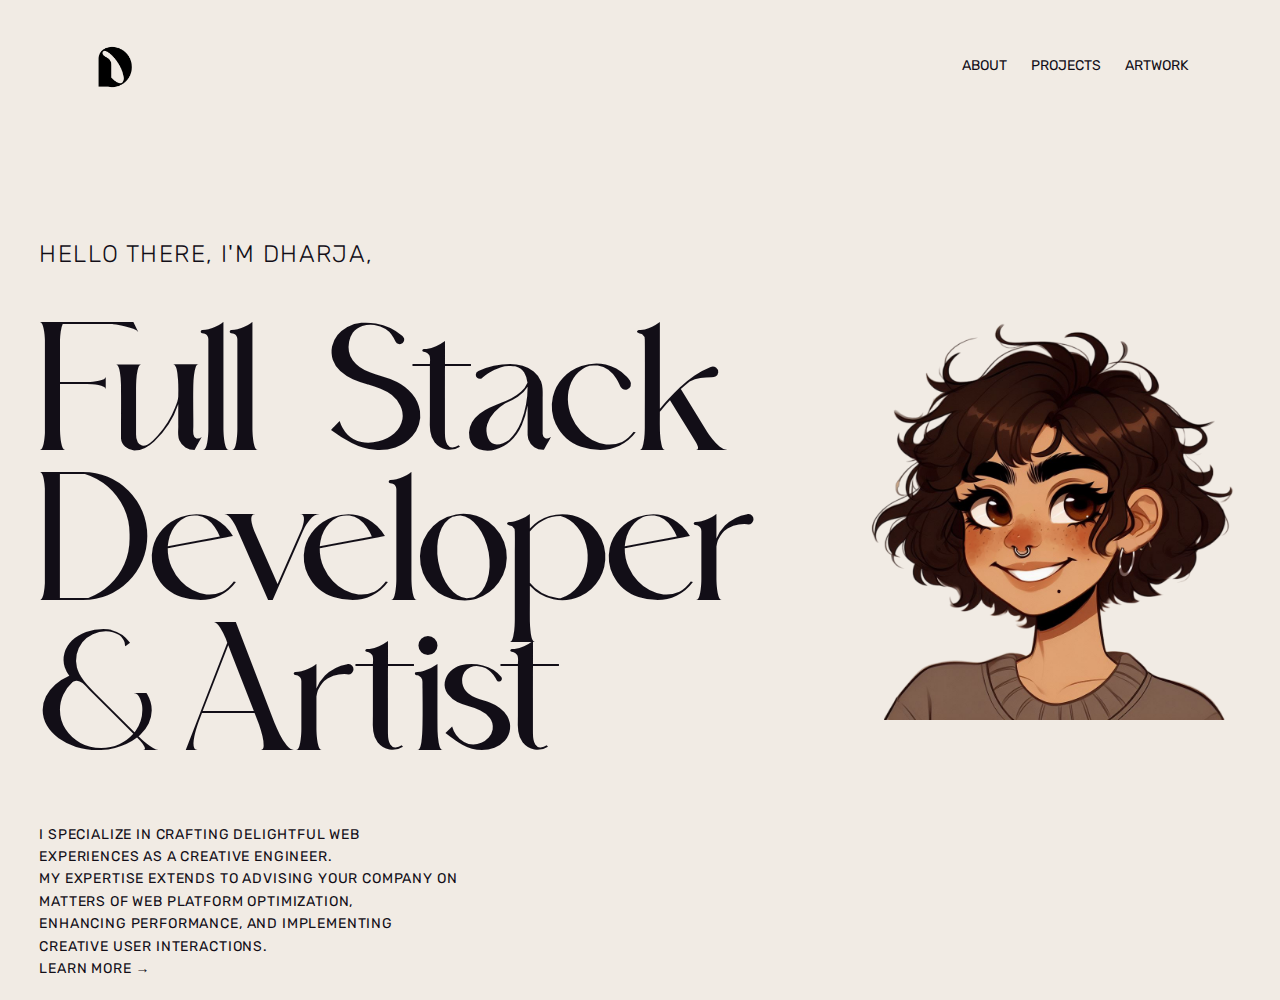
<file: index.html>
<!DOCTYPE html>
<html lang="en">
    <head>
        <meta charset="utf-8">
        <title> Dharja | Home</title>
    <meta name="author" content="Dharja Guzmán" />
    <meta name="description" content="Dharja Guzmán" />
    <meta name="viewport" content="width=device-width, minimum-scale=1, initial-scale=1, user-scalable=yes">
    <link rel="stylesheet" href="/assets/style/style.css" type="text/css" media="screen, projection" />

    <link rel="shortcut icon" type="image/x-icon" href="/assets/logo.png" />
    <link rel="icon" type="image/png" href="/assets/logo.png">
    
    <link rel="preconnect" href="https://fonts.googleapis.com">
    <link href="https://fonts.googleapis.com/css2?family=Rubik:wght@400;600&display=swap" rel="stylesheet">
    <link rel="preconnect" href="https://fonts.googleapis.com">
    </head>

    <body>
    <header>
        <a class="header-title" href="/"><img class="logoNav" href="/" src="/assets/logo.png" /></a>
    <nav>
        <a href="/about.html">About</a>
        <a href="/projects.html">Projects</a>
        <a href="/artWork.html">Artwork</a>
    </nav>
    </header>

    <div class="wrapper">
    <style>
    body, section.accent {
        background: var(--violet-light);
    }
    </style>
    </div>

<body> 
    
    <section class="secHome">
        <div class="titleHome">
            <h3 class="h3">Hello there, I'm Dharja,</h3>
            <h1 class="h1">Full-Stack Developer <br> & Artist</h1>
        </div> 
        <div>
            <img class="me" src="/assets/images/Me.png " alt="Dharja Guzmán illustration">
        </div>
        <div class="textHomeAbout">
            <h3 class="textHomeAbout">I specialize in crafting delightful web <br> experiences as a creative engineer. <br>
            My expertise extends to advising your company on <br> matters of web platform optimization, <br>
            enhancing performance, and implementing <br> creative user interactions. <br> <a href="/about.html">Learn more →</a></h3>
        </div>
    </section>

</body>
</html>
</file>
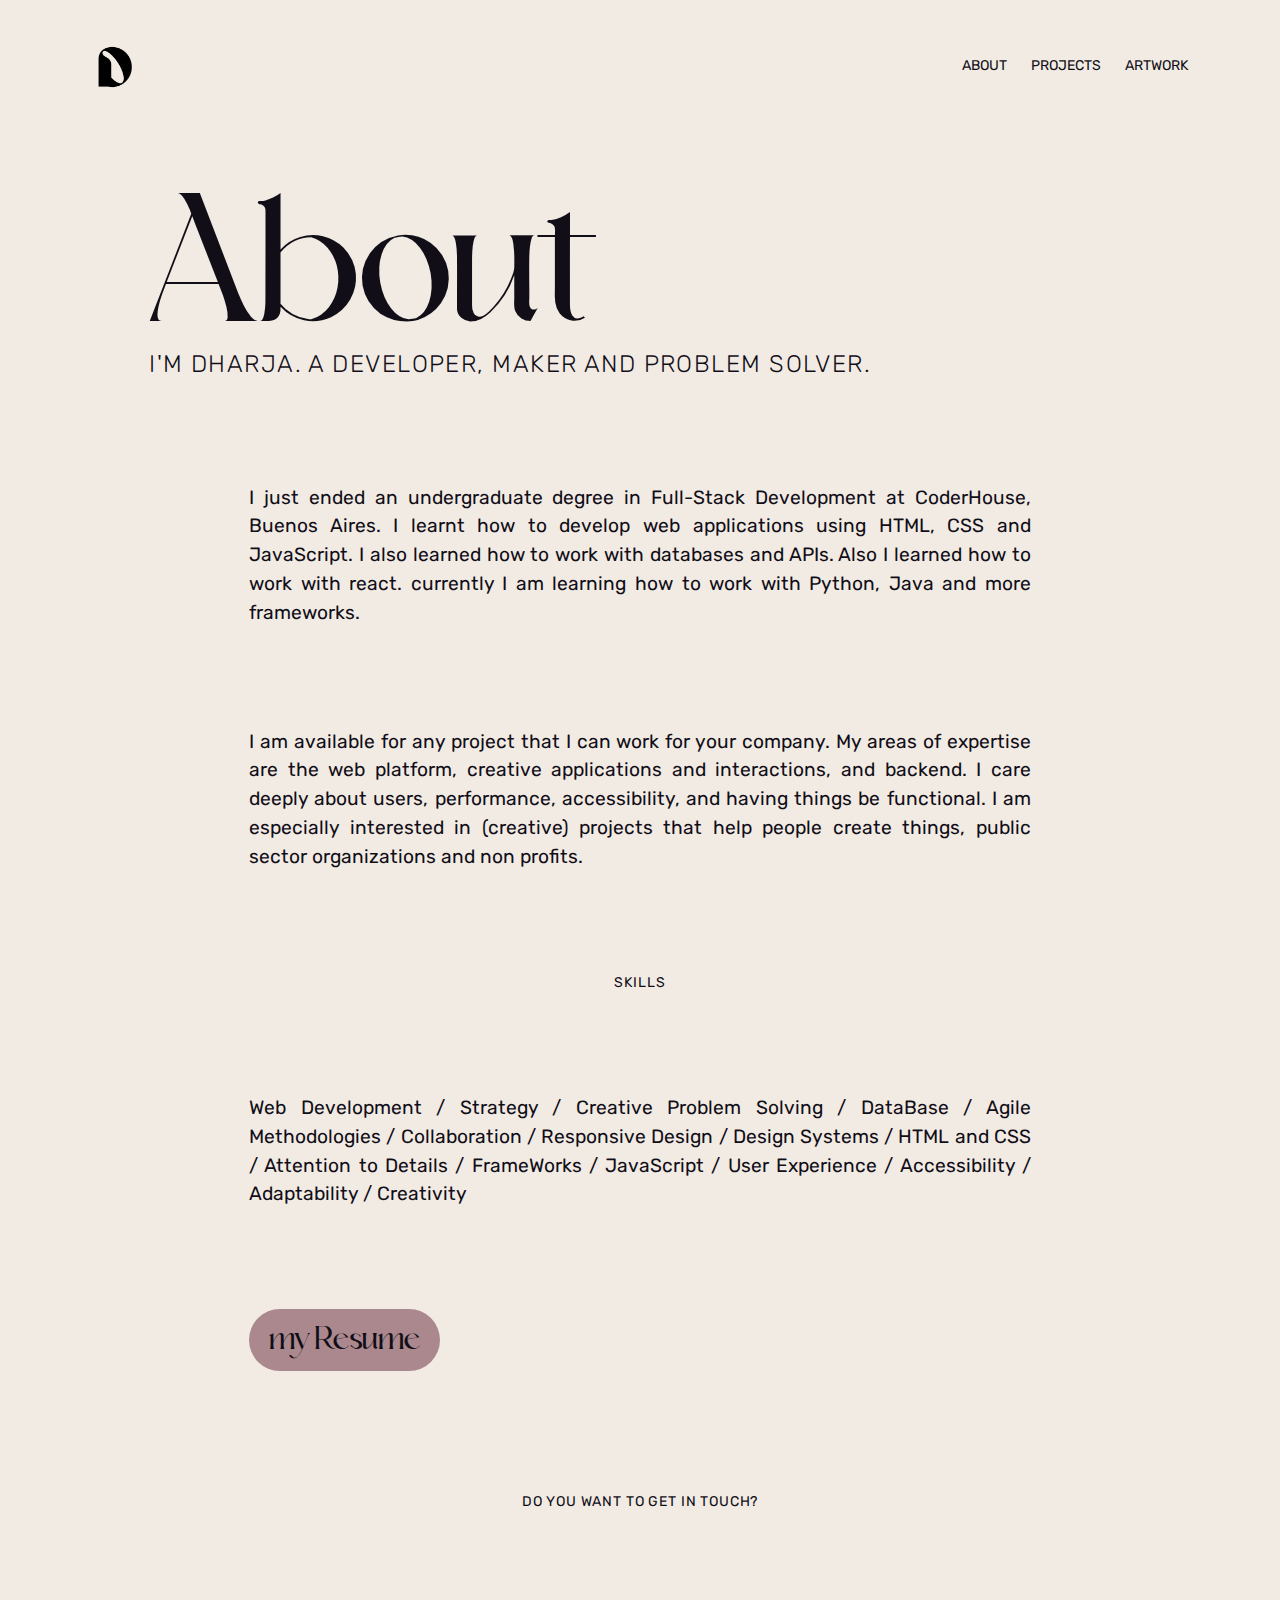
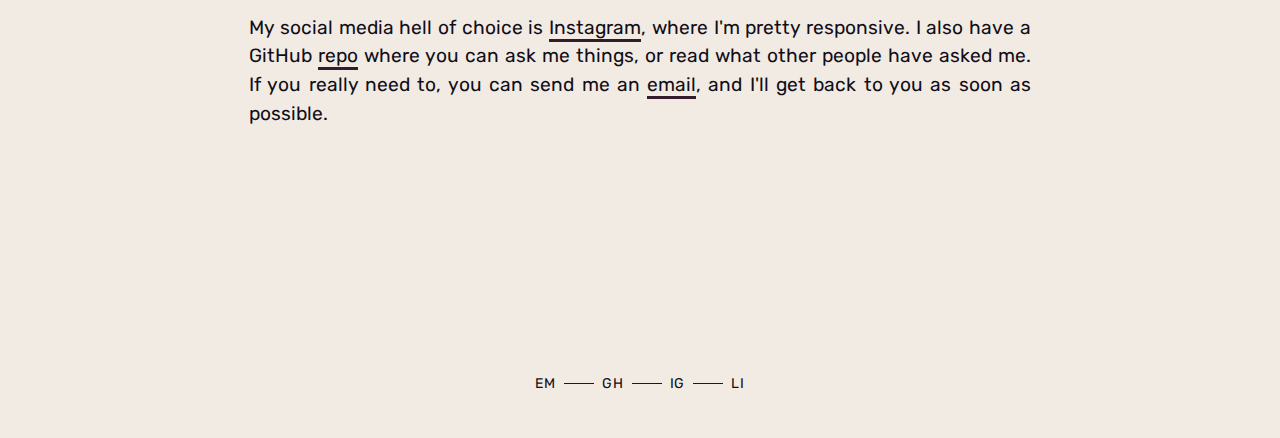
<file: about.html>
<!DOCTYPE html>
<html lang="en">
    <head>
        <meta charset="utf-8">
        <title> Dharja | About</title>
    <meta name="author" content="Dharja Guzmán" />
    <meta name="description" content="Dharja Guzmán" />
    <meta name="viewport" content="width=device-width, minimum-scale=1, initial-scale=1, user-scalable=yes">
    <link rel="stylesheet" href="/assets/style/style.css" type="text/css" media="screen, projection" />

    <link rel="shortcut icon" type="image/x-icon" href="/assets/logo.png" />
    <link rel="icon" type="image/png" href="/assets/logo.png">
    
    <link rel="preconnect" href="https://fonts.googleapis.com">
    <link href="https://fonts.googleapis.com/css2?family=Rubik:wght@400;600&display=swap" rel="stylesheet">
    </head>

    <body>
    <header>
        <a class="header-title" href="/"><img class="logoNav" href="/" src="/assets/logo.png" /></a>
    <nav>
        <a href="/about.html">About</a>
        <a href="/projects.html">Projects</a>
        <a href="/artWork.html">Artwork</a>
    </nav>
    </header>

	<body>
        <section class="contenttwo">
            <div>
                <h1 class="h1"> About</h1>
            </div>
            <div>
                <h3 class="h3">I'm Dharja. A developer, maker and problem solver.</h3>
            </div>
            <div>
            <p>I just ended an undergraduate degree in Full-Stack Development at CoderHouse, Buenos Aires. I learnt how to develop web applications using HTML, CSS and JavaScript. I also learned how to work with databases and APIs. Also I learned how to work with react. currently I am learning how to work with Python, Java and more frameworks.</p>
            <p></p>
            <p></p>
            <p></p>
            <p></p>
            <p>I am available for any project that I can work
            for your company. My areas of expertise are the web platform, creative
            applications and interactions, and backend. I care deeply about users,
            performance, accessibility, and having things be functional. I am especially interested in (creative)
            projects
            that help people create things, public sector organizations and non profits.</p>
            <h3>SKILLS</h3>
            <p>
            Web Development / Strategy / Creative Problem Solving / DataBase / Agile Methodologies / Collaboration / Responsive Design / Design Systems / HTML and CSS / Attention to Details / FrameWorks / JavaScript / User Experience / Accessibility / Adaptability / Creativity </p>
            <button><a href="resume.html"> my Resume </a></button>
            <p></p>
            <h3> Do you want to get in touch?</h3>
            <p>My social media hell of choice is <a href="https://instagram.com/dharja__">Instagram</a>, where I'm pretty responsive.
            I also have a GitHub <a href="https://github.com/dharja">repo</a>
            where you can ask me things, or read what other people have asked me.
            If you really need to, you can send me an <a href="mailto:mdinculescu@gmail.com">email</a>,
            and I'll get back to you as soon as possible.</p>
            </div>
            </section>
            <section class="accent">
                <footer>
                    <div class="horizontal" style="justify-content:center;">
                        <h3><a href="mailto:dharja.guzman@gmail.com" aria-label="Send me an email">em</a></h3>
                        <div class="nav-line"></div>
                        <h3><a class="-m-1.5 rounded-md p-1.5 transition-all duration-300 hover:text-orange-500 focus:outline-none focus:ring-2 focus:ring-orange-500 sm:-m-3 sm:p-3" href="https://github.com/Dharja">gh</a></h3>
                        <div class="nav-line"></div>
                        <h3><a href="https://www.instagram.com/dharja__/" aria-label="Link to my art on Instagram"> ig</a> </h3>
                        <div class="nav-line"></div>
                        <h3><a aria-label="LinkedIn" href="https://www.linkedin.com/in/dharjaguzmán8888/">li</a> </h3>
                        </div>
                </footer>
                </section>

	</body>
</html>
</file>
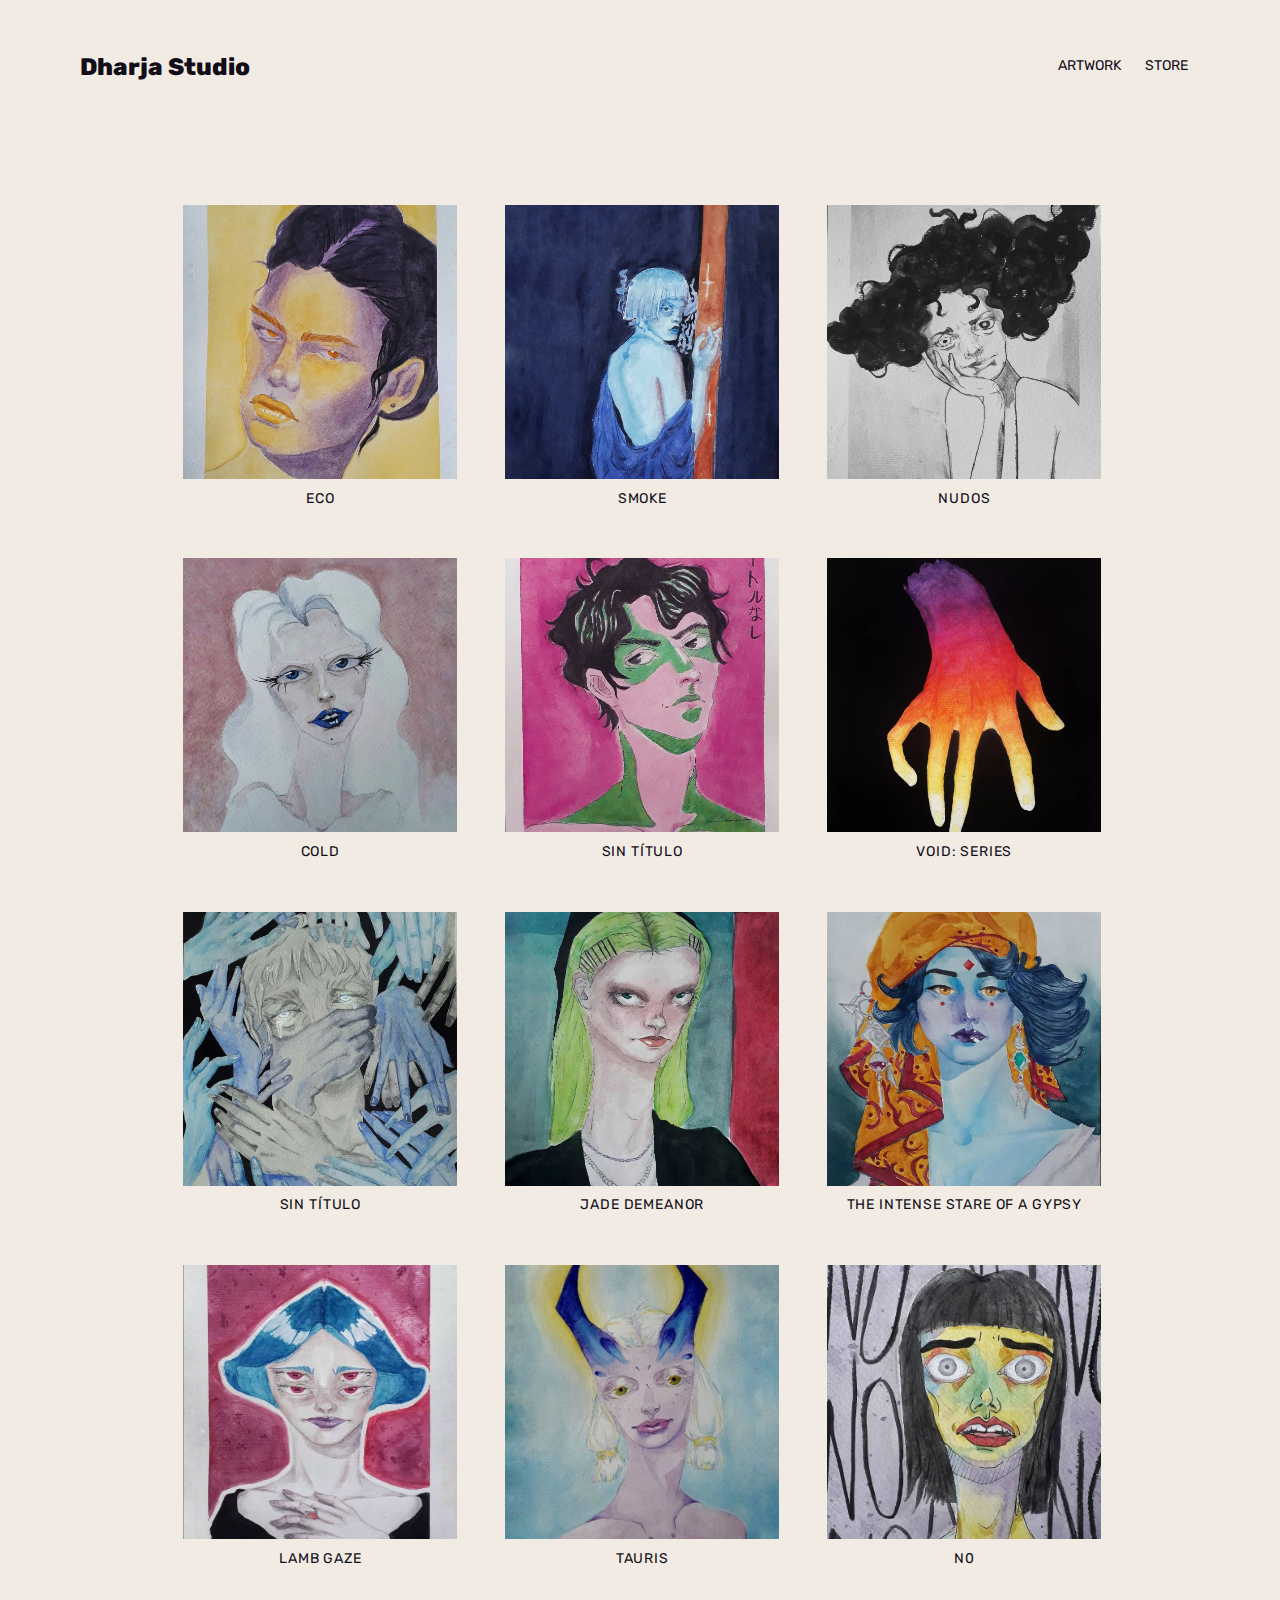
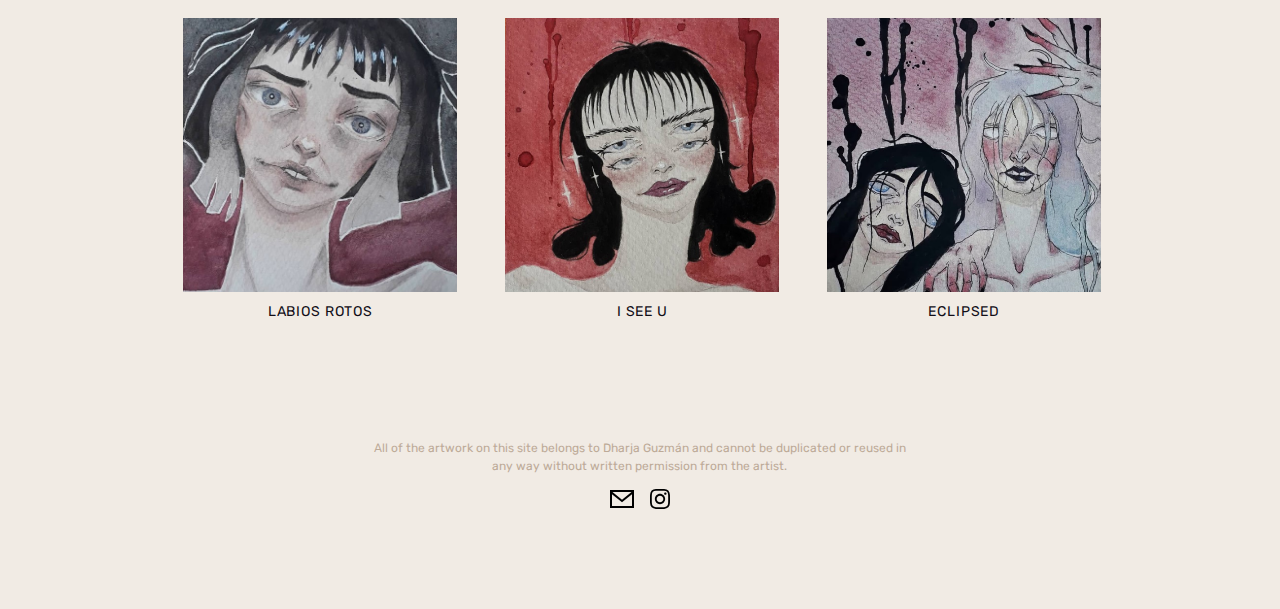
<file: artWork.html>
<!DOCTYPE html>
<html lang="en">
  <head>
    <meta charset="utf-8">
    <title> Dharja | Artwork </title>
<meta name="author" content="Dharja Guzmán" />
<meta name="description" content="Dharja Studio" />
<meta name="viewport" content="width=device-width, minimum-scale=1, initial-scale=1, user-scalable=yes">
<link rel="stylesheet" href="/assets/style/style.css" type="text/css" media="screen, projection" />

<link rel="shortcut icon" type="image/x-icon" href="/assets/logo.png" />
<link rel="icon" type="image/png" href="/assets/logo.png">


<link rel="preconnect" href="https://fonts.googleapis.com">
<link rel="preconnect" href="https://fonts.gstatic.com" crossorigin>
<link href="https://fonts.googleapis.com/css2?family=Rubik:wght@400;600&display=swap" rel="stylesheet">
</head>


<body>
<header>
<a class="header-title" href="/">Dharja Studio</a>
<nav>
    <a href="/artWork.html">Artwork</a>
    <a href="/store.html">Store</a>
</nav>
</header>

<div class="wrapper">
<style>
body, section.accent {
    background: var(--violet-light);
}
</style>

<body>

<!--Artwork-->

<div class="grid content">
  
  
  <div class="item">
      <img src="/assets/images/1.jpg" alt="">
    </a>
    <h3>Eco</h3>
  </div>
  
  
  <div class="item">
      <img src="/assets/images/2.jpg" alt="">
    </a>
    <h3>Smoke</h3>
  </div>
  
  
  <div class="item">
      <img src="/assets/images/3.jpg" alt="'">
    </a>
    <h3>Nudos</h3>
  </div>
  
  
  <div class="item">
      <img src="/assets/images/4.jpg" alt="">
    </a>
    <h3>Cold</h3>
  </div>
  
  
  <div class="item">
      <img src="/assets/images/5.jpg" alt="">
    </a>
    <h3>Sin título</h3>
  </div>
  
  
  <div class="item">
      <img src="/assets/images/6.jpg" alt="">
    </a>
    <h3>Void: Series</h3>
  </div>
  
  
  <div class="item">
      <img src="/assets/images/7.jpg" alt="">
    </a>
    <h3>Sin título</h3>
  </div>
  
  
  <div class="item">
      <img src="/assets/images/8.jpg" alt="">
    </a>
    <h3>Jade Demeanor</h3>
  </div>
  
  
  <div class="item">
      <img src="/assets/images/9.jpg" alt="">
    </a>
    <h3>The Intense Stare of a Gypsy</h3>
  </div>
  
  
  <div class="item">
      <img src="/assets/images/10.jpg" alt="">
    </a>
    <h3>Lamb Gaze</h3>
  </div>
  
  
  <div class="item">
      <img src="/assets/images/11.jpg" alt="">
    </a>
    <h3>Tauris</h3>
  </div>
  
  
  <div class="item">
      <img src="/assets/images/12.jpg" alt="">
    </a>
    <h3>N0</h3>
  </div>
  
  
  <div class="item">
      <img src="/assets/images/13.jpg" alt="">
    </a>
    <h3>Labios Rotos</h3>
  </div>
  
  
  <div class="item">
      <img src="/assets/images/14.jpg" alt="">
    </a>
    <h3>I See U</h3>
  </div>
  
  
  <div class="item">
      <img src="/assets/images/15.jpg" alt="">
    </a>
    <h3>Eclipsed</h3>
  </div>
  </div> 


<!--footer-->
<section class="accent">
  <footer>
    <p>All of the artwork on this site belongs to Dharja Guzmán and 
      cannot be duplicated or reused in any way without written permission from the artist.</p>
    <p>
    </p><div class="horizontal" style="justify-content:center;">
      <a href="mailto:dharja.guzman@gmail.com" aria-label="Send me an email">
        <svg xmlns="http://www.w3.org/2000/svg" width="24" height="24" viewBox="0 0 24 24"><path d="M0 3v18h24v-18h-24zm21.518 2l-9.518 7.713-9.518-7.713h19.036zm-19.518 14v-11.817l10 8.104 10-8.104v11.817h-20z"></path></svg>
      </a>
      <a href="https://www.instagram.com/dharja__/" aria-label="Link to my art on Instagram"><svg xmlns="http://www.w3.org/2000/svg" width="20" height="20" viewBox="0 0 24 24"><path d="M12 2.163c3.204 0 3.584.012 4.85.07 3.252.148 4.771 1.691 4.919 4.919.058 1.265.069 1.645.069 4.849 0 3.205-.012 3.584-.069 4.849-.149 3.225-1.664 4.771-4.919 4.919-1.266.058-1.644.07-4.85.07-3.204 0-3.584-.012-4.849-.07-3.26-.149-4.771-1.699-4.919-4.92-.058-1.265-.07-1.644-.07-4.849 0-3.204.013-3.583.07-4.849.149-3.227 1.664-4.771 4.919-4.919 1.266-.057 1.645-.069 4.849-.069zm0-2.163c-3.259 0-3.667.014-4.947.072-4.358.2-6.78 2.618-6.98 6.98-.059 1.281-.073 1.689-.073 4.948 0 3.259.014 3.668.072 4.948.2 4.358 2.618 6.78 6.98 6.98 1.281.058 1.689.072 4.948.072 3.259 0 3.668-.014 4.948-.072 4.354-.2 6.782-2.618 6.979-6.98.059-1.28.073-1.689.073-4.948 0-3.259-.014-3.667-.072-4.947-.196-4.354-2.617-6.78-6.979-6.98-1.281-.059-1.69-.073-4.949-.073zm0 5.838c-3.403 0-6.162 2.759-6.162 6.162s2.759 6.163 6.162 6.163 6.162-2.759 6.162-6.163c0-3.403-2.759-6.162-6.162-6.162zm0 10.162c-2.209 0-4-1.79-4-4 0-2.209 1.791-4 4-4s4 1.791 4 4c0 2.21-1.791 4-4 4zm6.406-11.845c-.796 0-1.441.645-1.441 1.44s.645 1.44 1.441 1.44c.795 0 1.439-.645 1.439-1.44s-.644-1.44-1.439-1.44z"></path></svg>
      </a>
      </a>
  </footer>
</section>


</body>
</html>
</file>
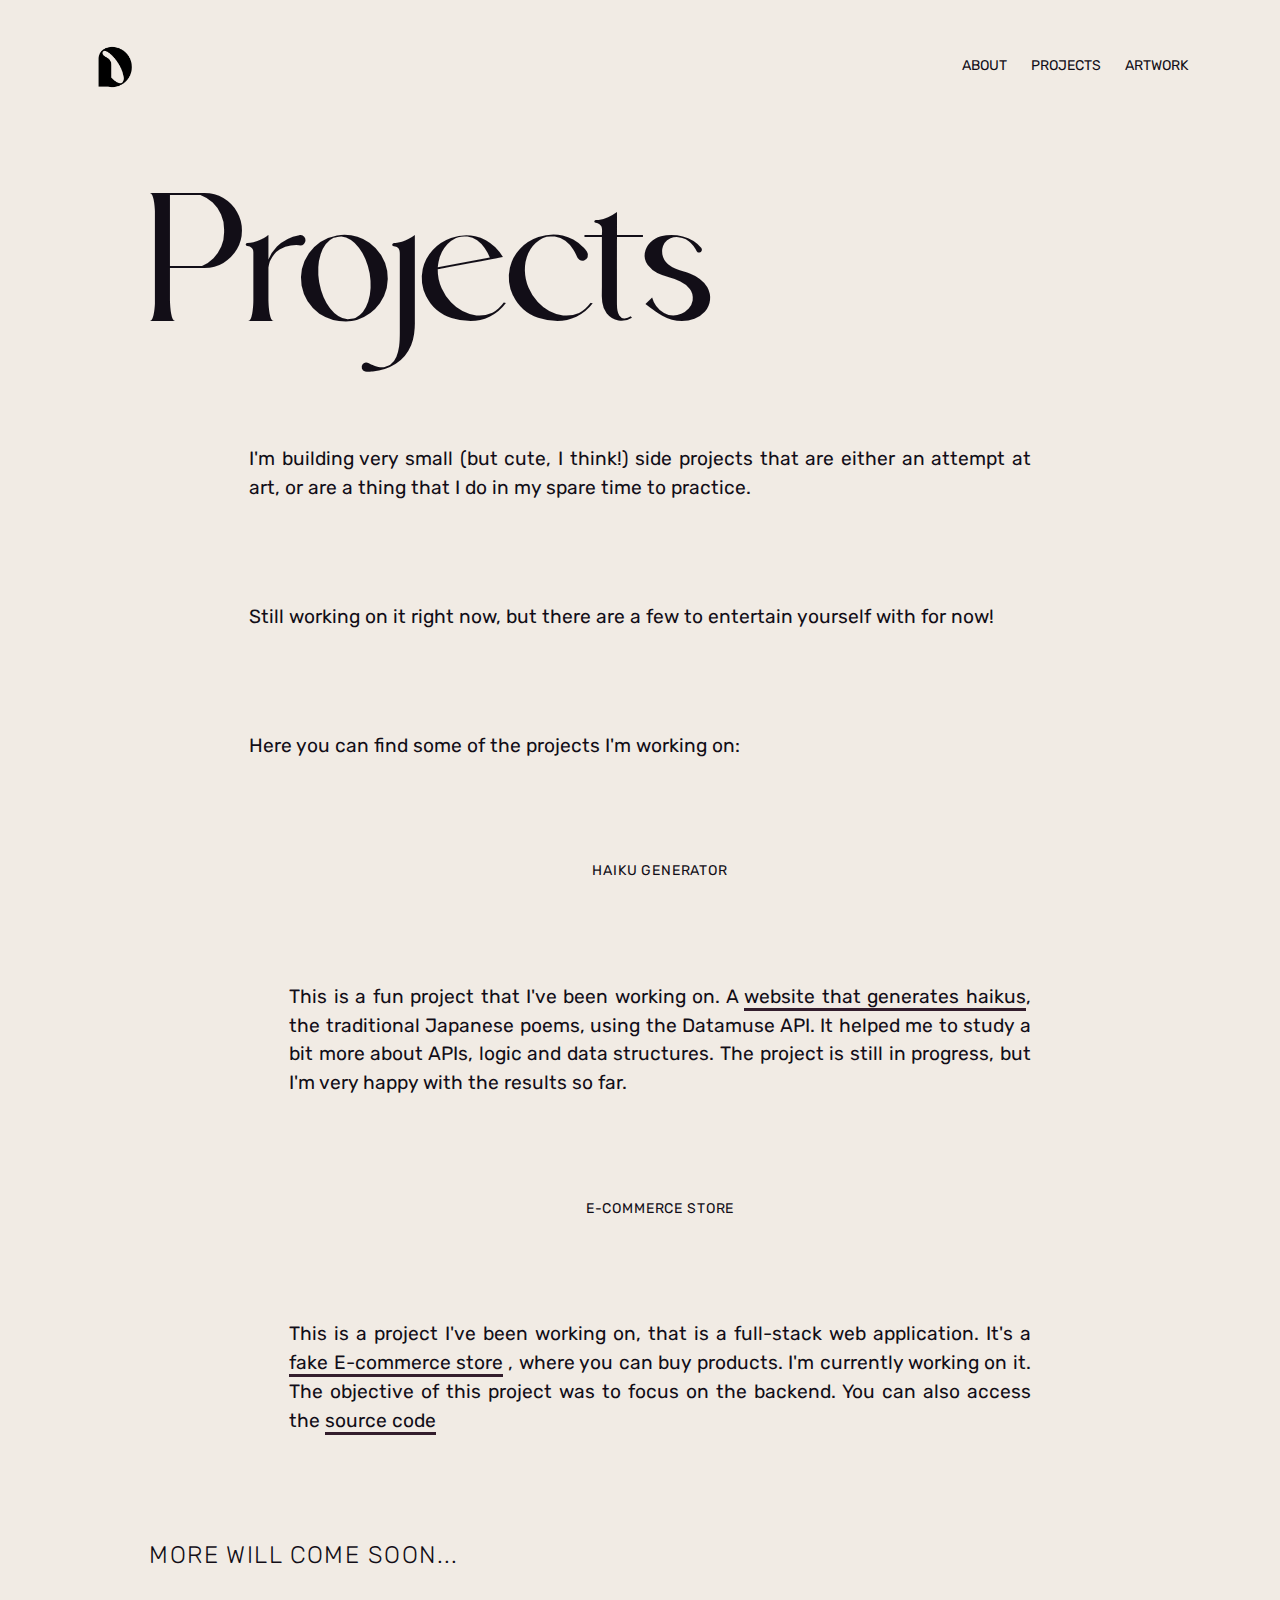
<file: projects.html>
<!DOCTYPE html>
<html lang="en">
    <head>
        <meta charset="utf-8">
        <title> Dharja | Projects</title>
    <meta name="author" content="Dharja Guzmán" />
    <meta name="description" content="Dharja Guzmán" />
    <meta name="viewport" content="width=device-width, minimum-scale=1, initial-scale=1, user-scalable=yes">
    <link rel="stylesheet" href="/assets/style/style.css" type="text/css" media="screen, projection" />

    <link rel="shortcut icon" type="image/x-icon" href="/assets/logo.png" />
    <link rel="icon" type="image/png" href="/assets/logo.png">
    
    <link rel="preconnect" href="https://fonts.googleapis.com">
    <link href="https://fonts.googleapis.com/css2?family=Rubik:wght@400;600&display=swap" rel="stylesheet">
    </head>

    <body>
    <header>
        <a class="header-title" href="/"><img class="logoNav" href="/" src="/assets/logo.png" /></a>
    <nav>
        <a href="/about.html">About</a>
        <a href="/projects.html">Projects</a>
        <a href="/artWork.html">Artwork</a>
    </nav>
    </header>

    <section class="contenttwo">
        <div>
            <h1 class="h1">Projects</h1>
        </div>

        <div>
            <p>I'm building very small (but cute, I think!) side projects that are either an attempt at art, or are a thing that I do in my spare time to practice.</p>
            <p>Still working on it right now, but there are a few to entertain yourself with for now!</p>
        </div>
        <div>
            <p>Here you can find some of the projects I'm working on:</p>
            <ul>
                <h3><a href="https://haikus-by-dharja.netlify.app/">Haiku Generator</a></h3>
                <p>This is a fun project that I've been working on. A <a href="https://haikus-by-dharja.netlify.app">website that generates haikus</a>, the traditional Japanese poems, using the Datamuse API. It helped me to study a bit more about APIs, logic and data structures. The project is still in progress, but I'm very happy with the results so far.</p>
                <h3><a href="https://github.com/Dharja/project-backend">E-commerce Store</a></h3>
                <p>This is a project I've been working on, that is a full-stack web application. It's a <a href="https://github.com/Dharja/project-backend">fake E-commerce store</a> , where you can buy products. I'm currently working on it. The objective of this project was to focus on the backend. You can also access the <a href="https://github.com/Dharja/project-backend">source code</a></p>
            </ul>
        </div>
        <div>
            <h3 class="h3">More will come soon...</h3>
        </div>
    </section>
<body>


</body>
</html>
</file>
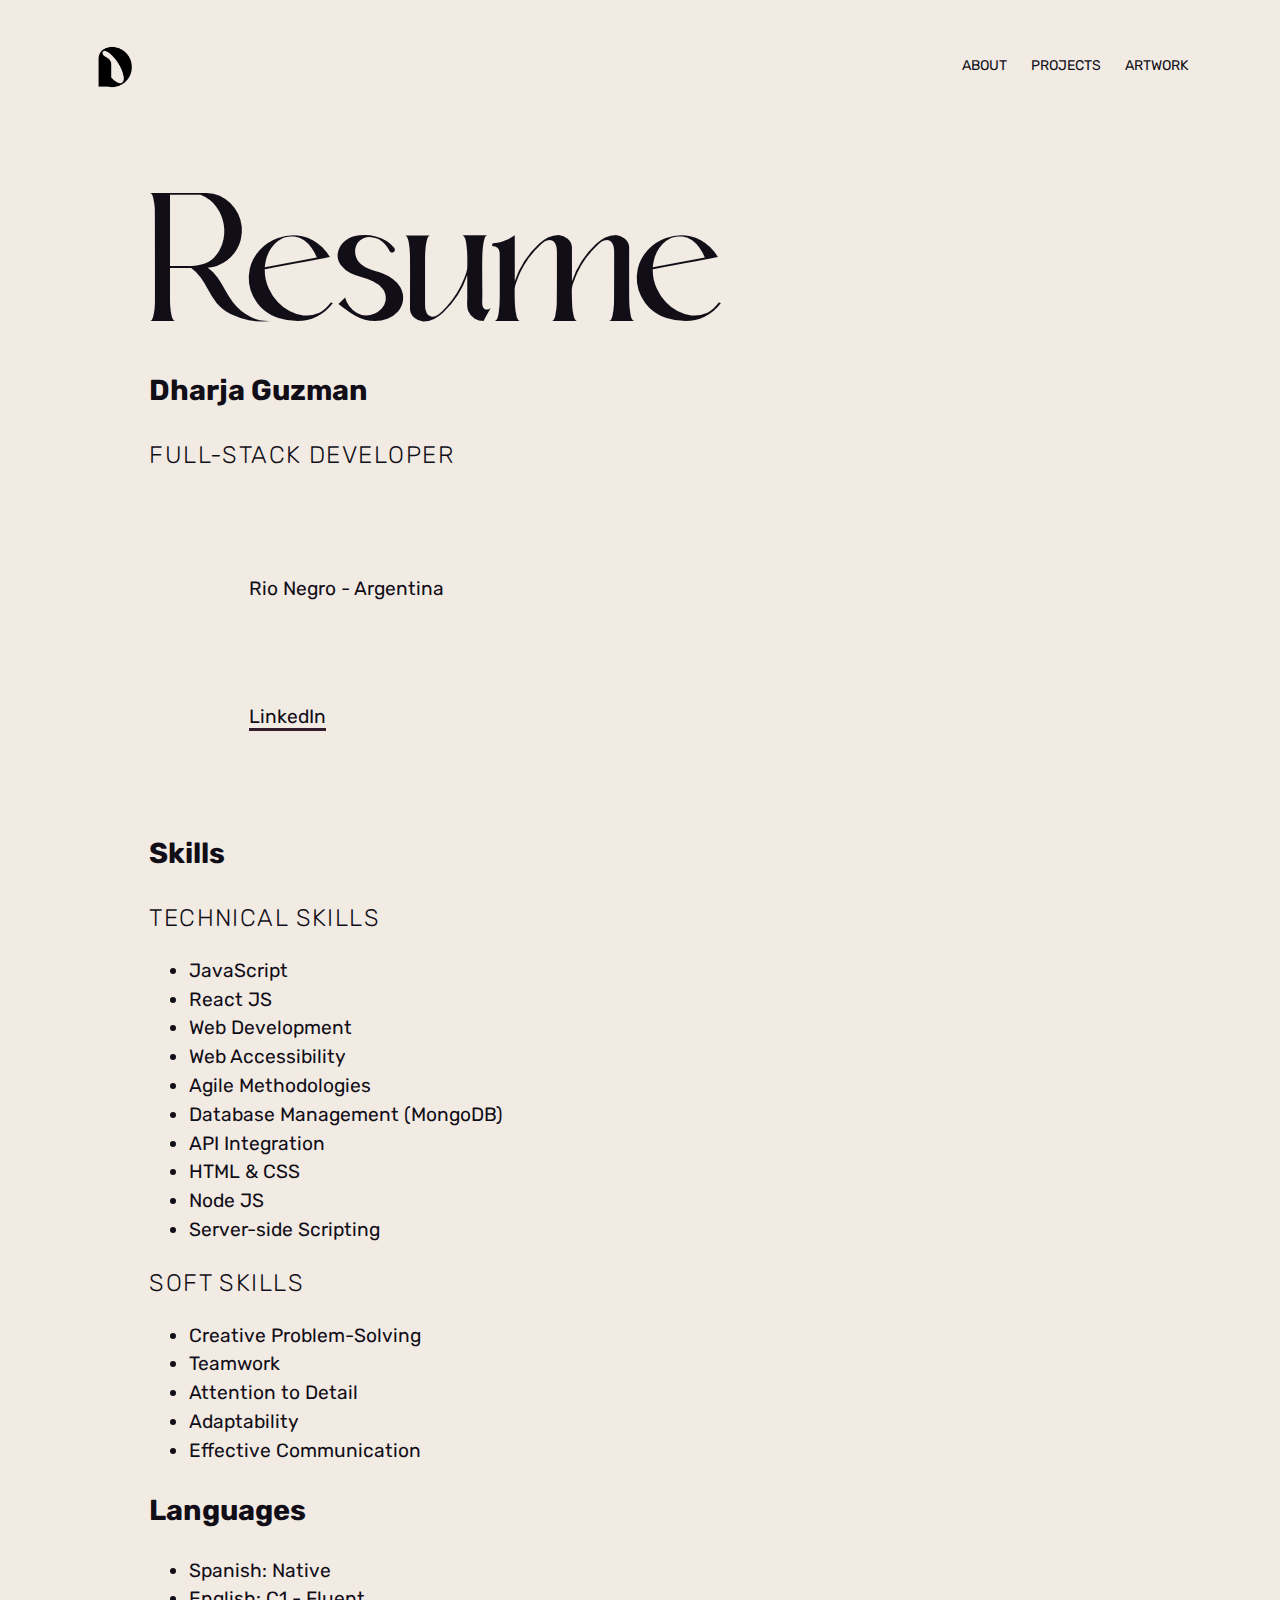
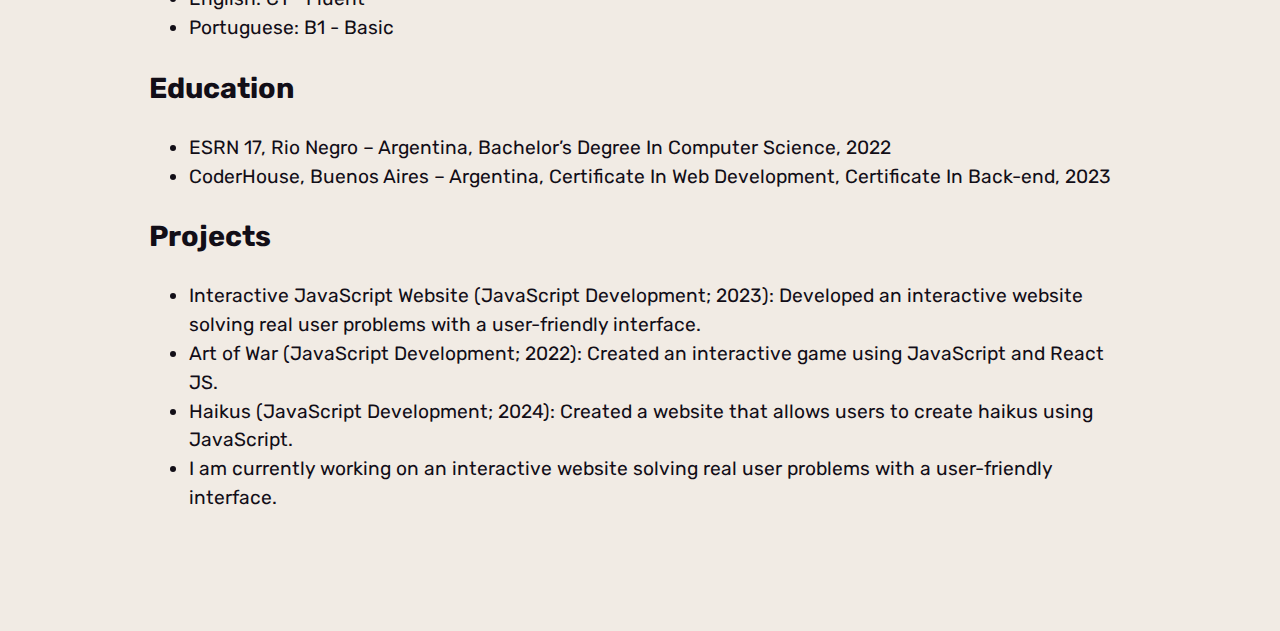
<file: resume.html>
<!DOCTYPE html>
<html lang="en">
    <head>
        <meta charset="utf-8">
        <title> Dharja | About</title>
    <meta name="author" content="Dharja Guzmán" />
    <meta name="description" content="Dharja Guzmán" />
    <meta name="viewport" content="width=device-width, minimum-scale=1, initial-scale=1, user-scalable=yes">
    <link rel="stylesheet" href="/assets/style/style.css" type="text/css" media="screen, projection" />

    <link rel="shortcut icon" type="image/x-icon" href="/assets/logo.png" />
    <link rel="icon" type="image/png" href="/assets/logo.png">
    
    <link rel="preconnect" href="https://fonts.googleapis.com">
    <link href="https://fonts.googleapis.com/css2?family=Rubik:wght@400;600&display=swap" rel="stylesheet">
    </head>

    <body>
    <header>
        <a class="header-title" href="/"><img class="logoNav" href="/" src="/assets/logo.png" /></a>
    <nav>
        <a href="/about.html">About</a>
        <a href="/projects.html">Projects</a>
        <a href="/artWork.html">Artwork</a>
    </nav>
    </header>
    <body>
        <div class="contenttwo">
            <h1 class="h1"> Resume </h1>
            <div>
                <h2>Dharja Guzman</h2>
            <h3 class="h3">Full-Stack Developer</h3>
            <p>Rio Negro - Argentina</p>
            <p><a href="https://www.linkedin.com/in/dharjaguzmán8888/">LinkedIn</a></p>
            </div>

            <h2>Skills</h2>
            <h3 class="h3">Technical Skills</h3>
            <ul>
                <li>JavaScript</li>
                <li>React JS</li>
                <li>Web Development</li>
                <li>Web Accessibility</li>
                <li>Agile Methodologies</li>
                <li>Database Management (MongoDB)</li>
                <li>API Integration</li>
                <li>HTML & CSS</li>
                <li>Node JS</li>
                <li>Server-side Scripting</li>
            </ul>
    
            <h3 class="h3">Soft Skills</h3>
            <ul>
                <li>Creative Problem-Solving</li>
                <li>Teamwork</li>
                <li>Attention to Detail</li>
                <li>Adaptability</li>
                <li>Effective Communication</li>
            </ul>
    
            <h2>Languages</h2>
            <ul>
                <li>Spanish: Native</li>
                <li>English: C1 - Fluent</li>
                <li>Portuguese: B1 - Basic</li>
            </ul>
    
            <h2>Education</h2>
            <ul>
                <li>ESRN 17, Rio Negro – Argentina, Bachelor’s Degree In Computer Science, 2022</li>
                <li>CoderHouse, Buenos Aires – Argentina, Certificate In Web Development, Certificate In Back-end, 2023</li>
            </ul>
    
            <h2>Projects</h2>
            <ul>
                <li>Interactive JavaScript Website (JavaScript Development; 2023): Developed an interactive website solving real user problems with a user-friendly interface.</li>
                <li>Art of War (JavaScript Development; 2022): Created an interactive game using JavaScript and React JS.</li>
                <li>Haikus (JavaScript Development; 2024): Created a website that allows users to create haikus using JavaScript.</li>
                <li>I am currently working on an interactive website solving real user problems with a user-friendly interface.</li>
            </ul>
        </div>
    </body>    
</html>
</file>
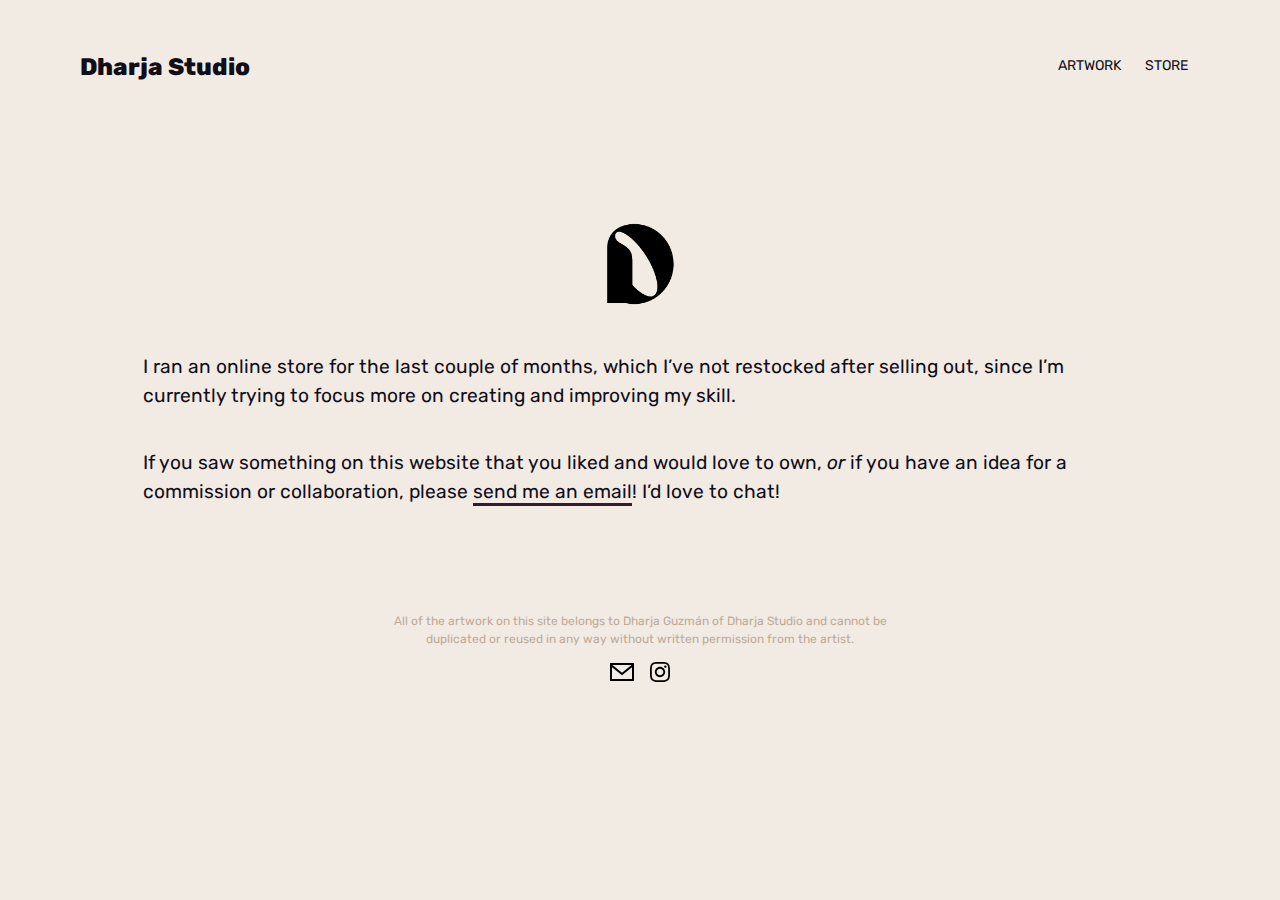
<file: store.html>
<!DOCTYPE html>
<html>
    <head>
        <meta charset="utf-8">
        <title> Dharja | Store </title>
    <meta name="author" content="Dharja Guzmán" />
    <meta name="description" content="Dharja Studio" />
    <meta name="viewport" content="width=device-width, minimum-scale=1, initial-scale=1, user-scalable=yes">
    <link rel="stylesheet" href="/assets/style/style.css" type="text/css" media="screen, projection" />

    <link rel="shortcut icon" type="image/x-icon" href="/assets/logo.png" />
    <link rel="icon" type="image/png" href="/assets/logo.png">
    
    <link rel="preconnect" href="https://fonts.googleapis.com">
    <link rel="preconnect" href="https://fonts.gstatic.com" crossorigin>
    <link href="https://fonts.googleapis.com/css2?family=Rubik:wght@400;600&display=swap" rel="stylesheet">
    </head>

    <body>
    <header>
    <a class="header-title" href="/">Dharja Studio</a>
    <nav>
        <a href="/artWork.html">Artwork</a>
        <a href="/store.html">Store</a>
    </nav>
    </header>

    <div class="wrapper">
    <style>
    body, section.accent {
        background: var(--violet-light);
    }
</style>

<div>
<br />
<img class="logo" src="/assets/logo.png" />
</div>

<p>I ran an online store for the last couple of months, which I’ve not restocked after selling out, since I’m currently trying to focus more on creating and improving my skill.</p>

<div></div>

<p>If you saw something on this website that you liked and
would love to own, <em>or</em> if you have an idea for a commission or collaboration, please <a href="mailto:dharja.guzman@gmail.com">send me an email</a>! I’d love to chat!</p>


</div>


<section class="accent">
<footer>
    <p>All of the artwork on this site belongs to Dharja Guzmán of Dharja Studio and 
    cannot be duplicated or reused in any way without written permission from the artist.</p>
    <p>
    <div class="horizontal" style="justify-content:center;">
    <a href="mailto:dharja.guzman@gmail.com" aria-label="Send me an email">
        <svg xmlns="http://www.w3.org/2000/svg" width="24" height="24" viewBox="0 0 24 24"><path d="M0 3v18h24v-18h-24zm21.518 2l-9.518 7.713-9.518-7.713h19.036zm-19.518 14v-11.817l10 8.104 10-8.104v11.817h-20z"/></svg>
    </a>
    <a href="https://www.instagram.com/dharja__/" aria-label="Link to my art on Instagram">
        <svg xmlns="http://www.w3.org/2000/svg" width="20" height="20" viewBox="0 0 24 24"><path d="M12 2.163c3.204 0 3.584.012 4.85.07 3.252.148 4.771 1.691 4.919 4.919.058 1.265.069 1.645.069 4.849 0 3.205-.012 3.584-.069 4.849-.149 3.225-1.664 4.771-4.919 4.919-1.266.058-1.644.07-4.85.07-3.204 0-3.584-.012-4.849-.07-3.26-.149-4.771-1.699-4.919-4.92-.058-1.265-.07-1.644-.07-4.849 0-3.204.013-3.583.07-4.849.149-3.227 1.664-4.771 4.919-4.919 1.266-.057 1.645-.069 4.849-.069zm0-2.163c-3.259 0-3.667.014-4.947.072-4.358.2-6.78 2.618-6.98 6.98-.059 1.281-.073 1.689-.073 4.948 0 3.259.014 3.668.072 4.948.2 4.358 2.618 6.78 6.98 6.98 1.281.058 1.689.072 4.948.072 3.259 0 3.668-.014 4.948-.072 4.354-.2 6.782-2.618 6.979-6.98.059-1.28.073-1.689.073-4.948 0-3.259-.014-3.667-.072-4.947-.196-4.354-2.617-6.78-6.979-6.98-1.281-.059-1.69-.073-4.949-.073zm0 5.838c-3.403 0-6.162 2.759-6.162 6.162s2.759 6.163 6.162 6.163 6.162-2.759 6.162-6.163c0-3.403-2.759-6.162-6.162-6.162zm0 10.162c-2.209 0-4-1.79-4-4 0-2.209 1.791-4 4-4s4 1.791 4 4c0 2.21-1.791 4-4 4zm6.406-11.845c-.796 0-1.441.645-1.441 1.44s.645 1.44 1.441 1.44c.795 0 1.439-.645 1.439-1.44s-.644-1.44-1.439-1.44z"/></svg>
    </a>
    </a>
    </div>
</footer>
</section>
</body>

</html>
</file>
<file: assets/style/style.css>
* { box-sizing: border-box;}
html {
  min-height: 100%;
  position: relative;
  --sans-serif: Rubik, -apple-system,BlinkMacSystemFont,"Segoe UI","Noto Sans",Helvetica,Arial,sans-serif,"Apple Color Emoji","Segoe UI Emoji";

  --font-xs: 14px;
  --font-s: 18px;
  --font-m: 24px;
  --font-l: 56px;

  --text: #120e17;
  --text-medium: #bdaa98;
  --black: #331D2C;
  --black-light: #3e333b;
  --violet: #aa888d;
  --violet-light:#f1ebe4;

  --spacing-xs: 8px;
  --spacing-s: 12px;
  --spacing-m: 24px;
  --spacing-l: 48px;
  --spacing-xl: 40px;

  --direction: row;
}


/****** NAVBAR ******/
.nav{
  position: fixed;
  top: 10;
  left: 0;
  right: 0;
  width: 100%;
  height: 50px;
  margin-top: 20px;
  margin-left: 20px;
  display: flex;
  justify-content: space-around;
  align-items: center;
  z-index: auto;
  background-color: transparent !important;
  flex-direction: row-reverse;
}

.logoNav {
  align-items: start;
  display: flex;
  flex-direction: var(--direction);
  height: 70px;
}

.header-title {
  color: var(--text) !important;
  font-size: var(--font-m);
  font-weight: 800;
}

nav {
  font-family: var(--sans-serif);
  display: flex;
  flex-direction: row;
  align-items: center;
  justify-content: space-evenly;
  margin: var(--spacing-m) 0;
}
nav > a:link, nav > a:visited {
  text-decoration: none;
  padding: var(--spacing-s);
  color: var(--text);
  text-transform: uppercase;
  font-size: var(--font-xs);
  border-bottom: 3px solid transparent;
}
nav > a:hover {
  border-bottom: 3px solid black;
}


body {
  background: var(--violet-light);
  -moz-osx-font-smoothing: grayscale;
  -webkit-font-smoothing: antialiased;
  text-rendering: optimizeLegibility;
  color: var(--text);
  font-family: var(--sans-serif);
  font-size: var(--font-s);
  font-weight: 400;
  line-height: 1.5;
  font-size: 1.2em;
  overflow-y: scroll;
  margin: 0;
  padding: 1em;
}

header, .content {
  display: flex;
  flex-direction: var(--direction);
  justify-content: space-between;
  align-items: center;
  max-width: 1200px;
  margin: 0 auto;
  padding-left: var(--spacing-xl);
  padding-right: var(--spacing-xl);
}

.content {
  padding-top: var(--spacing-xl);
  padding-bottom: var(--spacing-xl);
}

.contenttwo{
  padding: 80px;
  margin-left: 50px;
  margin-right: 50px;

  p{
    text-align: justify;
    margin: 100px;
  }
}

h3 {
  padding: 0;
  margin: 0;
  font-weight: normal;
  font-family: var(--sans-serif);
  font-style: normal;
  line-height: 1.6em;
  font-size: var(--font-xs);
  text-transform: uppercase;
  text-decoration: none;
  text-align: center;
  letter-spacing: .06em;
  color: var(--text);
}

a:link, a:visited {
  text-decoration: none;
  color: var(--text);
}
p > a:link, p > a:visited {
  border-bottom: 3px solid var(--black);
}

a:hover {
  color: var(--text);
  fill: var(--text);
}

.horizontal {
  display: flex;
  flex-direction: row;
  justify-content: space-between;
  align-items: center;
}

.secHome{
  display: grid;
  grid-template-columns: 2fr 1fr;
  grid-template-rows: 1fr;
  justify-content: center;
  align-items: center;
  margin: 0;
  max-width: 100%;
  max-height: 900px;
  margin-left: 20px;
  margin-right: 20px;
}

.me{
  display: grid;
  grid-template-columns: 1fr;
}

.titleHome{
  display: grid;
  padding-top: 20px;
  padding-bottom: 50px;
  flex-direction: var(--direction);
  justify-content:center;
  align-items: flex-end;
  max-width: 1400px;
}

.titleHome h3{
  padding-bottom: 50px;
}

.textHomeAbout{
  display: grid;
  color: var(--text);
  align-items: flex-start;
  text-align: left;
  font-size: var(--font-xs);
  margin: 0;
}

@font-face{
  font-family: 'Eu Alonira Personal Use';
  src: url('/assets/style/EuAloniraPersonalUse-2Oe9e.ttf');
  font-weight:lighter;
}

.h1{
  font-family: 'Eu Alonira Personal Use';
  font-size: 100px;
  font-weight: lighter;
  color: var(--text);
  text-align: left;
  margin: 0;
  padding: 0;
}

.h3{
  font-size: var(--font-m);
  color: var(--text);
  text-align:left;
  margin: 0;
  padding: 0;
  font-weight: lighter;
}

.backgroundFlower {
  position: fixed;
  height: 500px;
  z-index: -1;
}


footer {
  font-size: var(--spacing-s);
  max-width: 600px;
  text-align: center;
  margin-top: var(--spacing-xl);
  margin-left: auto;
  margin-right: auto;
  padding: var(--spacing-m) ;
  color: var(--text-medium);
}

.nav-line {
  width: 30px;
  height: 1px;
  background-color: #1a1818;
  margin-left: 8px;
  margin-right: 8px;
}

img.logo {
  display: block;
  margin: 0 auto;
  height: 140px;
}
img.me {
  width: 100%;
}
img.inline-logo {
  display: inline-block;
  height: var(--spacing-xl);
  vertical-align: middle;
}
svg {
  margin: 0 var(--spacing-xs);
}
.grid {
  display: grid;
  grid-template-columns: repeat(3, minmax(30%, 1fr));
  grid-auto-rows: 1fr;
  grid-gap: var(--spacing-l);
  width: 100%;
}

.grid > .item {
  position: relative;
  display: block;
  cursor: pointer;
  position: relative;
  aspect-ratio: 1/1;
}

.grid > .item img {
  width: 100%;
  height: 100%;
  object-fit: cover;
}
.grid > .item img:hover {
  opacity: 0.8;
}

.project-item {
  text-align: center;
}
.project-item img {
  max-height: 90vh;
  max-width: 100%;
  object-fit: contain;
}

.line {
  border-top: 3px solid #000;
  padding: 20px 0px 20px 0px;
}
.line-transparent {
  border-top: 3px solid transparent;
  padding: 20px 0px 20px 0px;
}
.line.blurb {
  background: var(--violet-light);
  border-left: 3px solid black;
  border-right: 3px solid black;
}
.wrapper {
  display: grid;
  grid-template-columns: 100%;
  grid-template-rows: auto;
  column-gap: 2%;
  width: 80%;
  margin: 50px auto;
}
.title {
  font-size: 2.8em;
  line-height: 1em;
  font-weight: bold;
}

.section-title {
  font-weight: bold;
  font-size: 1.7em;
}

.prev, .next {
  margin-top: 100px;
  font-weight: bold;
}

button{
  position: relative;
  display: inline-block;
  margin-left: 100px;
  margin-bottom: 20px;
  background: var(--violet);
  padding-left: 20px;
  padding-right: 20px;
  border: none;
  cursor: pointer;
  font-size: var(--font-s);
  font-family: 'Eu Alonira Personal Use';
  border-radius: 50px;
}

button:hover{
  background: var(--text-medium);
}


/********* Media Queries *********/

@media only screen and (max-width: 860px) {
  .wrapper {
      display: grid;
      grid-template-columns: auto;
      grid-template-rows: auto;
      margin-top: 0;
  }
  .next {
    margin-top: 0;
    text-align: right;
  }
  .line.blurb {
    border-left: none;
    border-right: none;
  }
  
}
@media only screen and (max-width: 500px) {
  body {
    font-size: 1em;
  }
  .wrapper {
    width: 100%;
    margin: 0;
  }
  .wrapper > div, .wrapper > p {
    margin-left: 20px;
    margin-right: 20px;
  }
  .title-blurb {
    background: var(--accent);
    margin: 0!important;
    padding-top: 20px;
    border-top: 3px solid black;
  }
  .line.blurb {
    margin: 0!important;
    padding: 0 20px;
    border: none;
    border-bottom: 3px solid black;
  }
  .line.blurb + div {
    border-top: none !important;
  }
}

@media only screen and (max-width: 750px) {
  html {
    --spacing-xl: 32px;
    --spacing-l: 24px;
    --font-m: 18px;
    --font-l: 32px;
    --direction: column;
  }
  .grid {
    grid-template-columns: repeat(2, minmax(45%, 1fr));
  }
  header, .content {
    padding: var(--spacing-xl);
  }
  .header-title {
    font-size: 36px;
  }
  .title {
    font-size: 2.2em;
    margin-top: 0;
    text-align: center;
  }
  nav {
    margin: 0;
  }
  h1 {
    margin-bottom: 0;
    letter-spacing: -1px;
  }
  p.large {
    text-align: left;
  }

  .project-item img {
    max-width: 100%;
    max-height: 100vh;
  }
}
</file>
